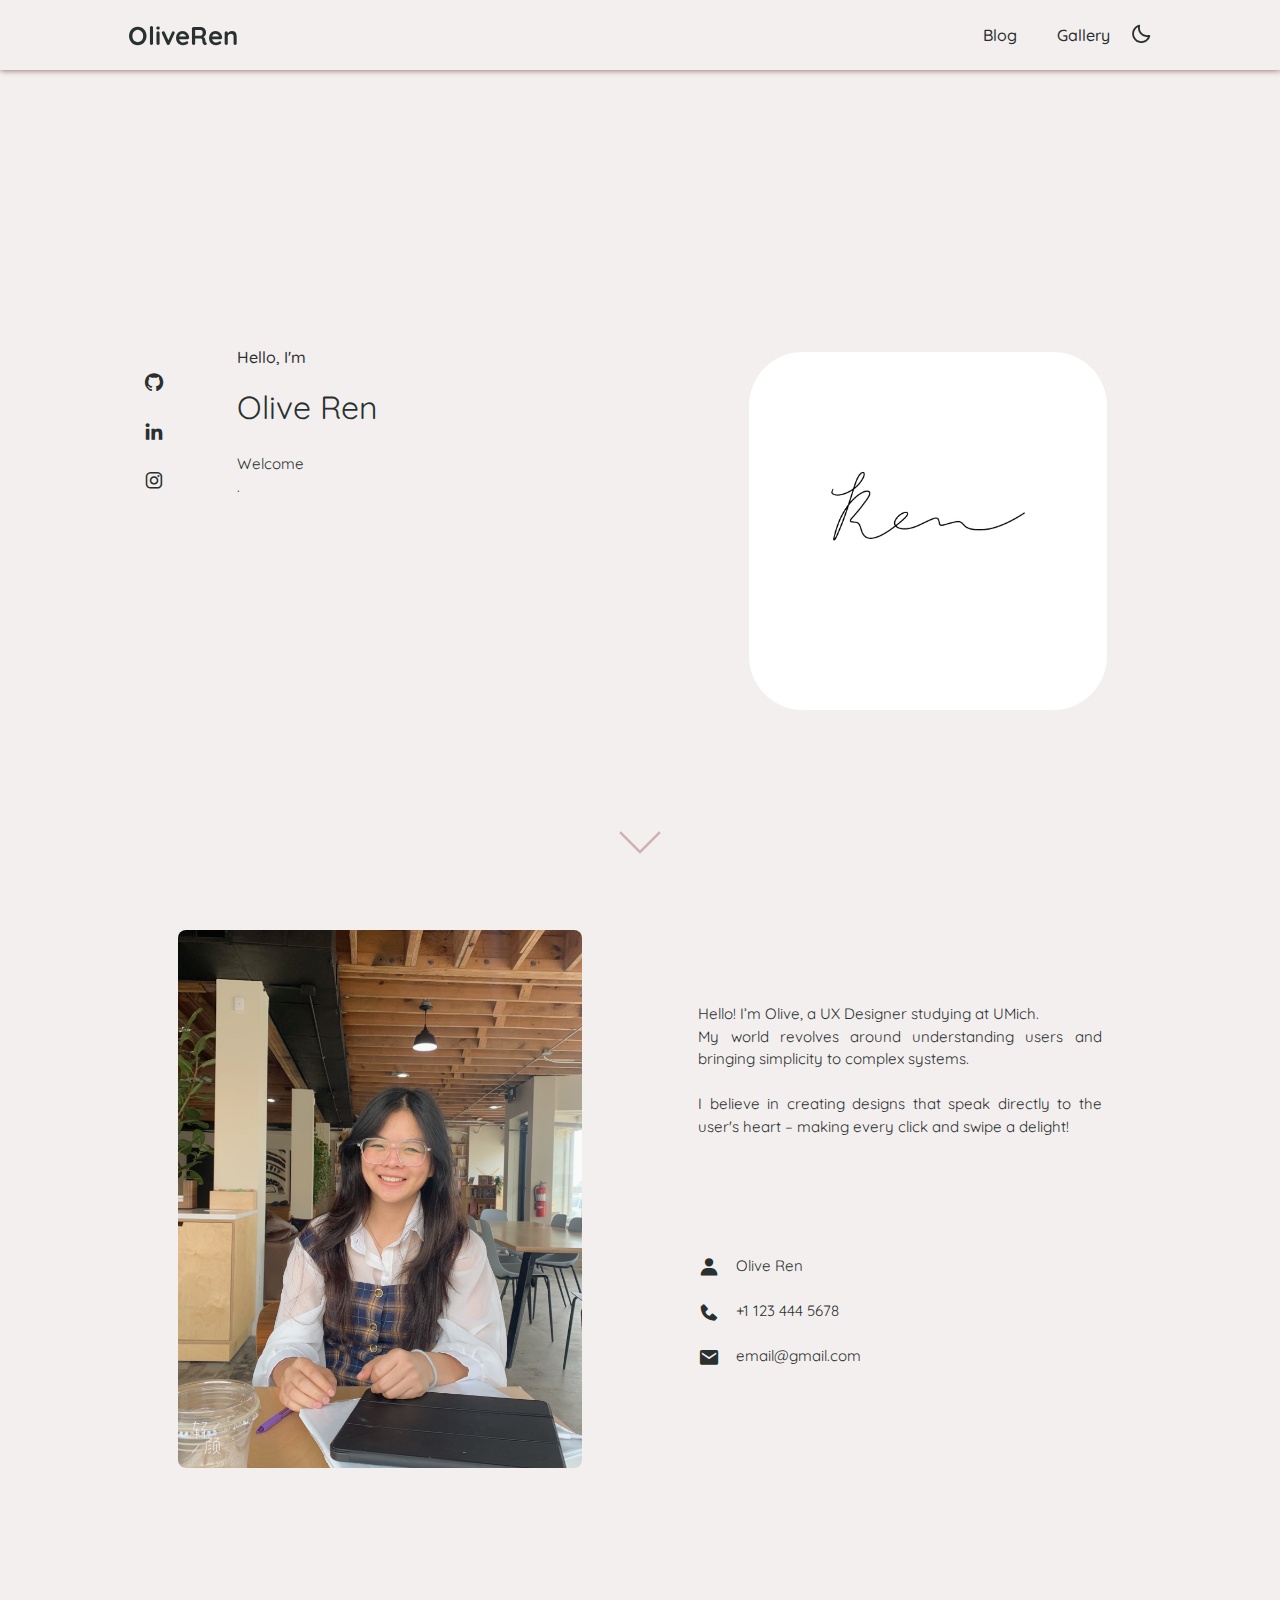
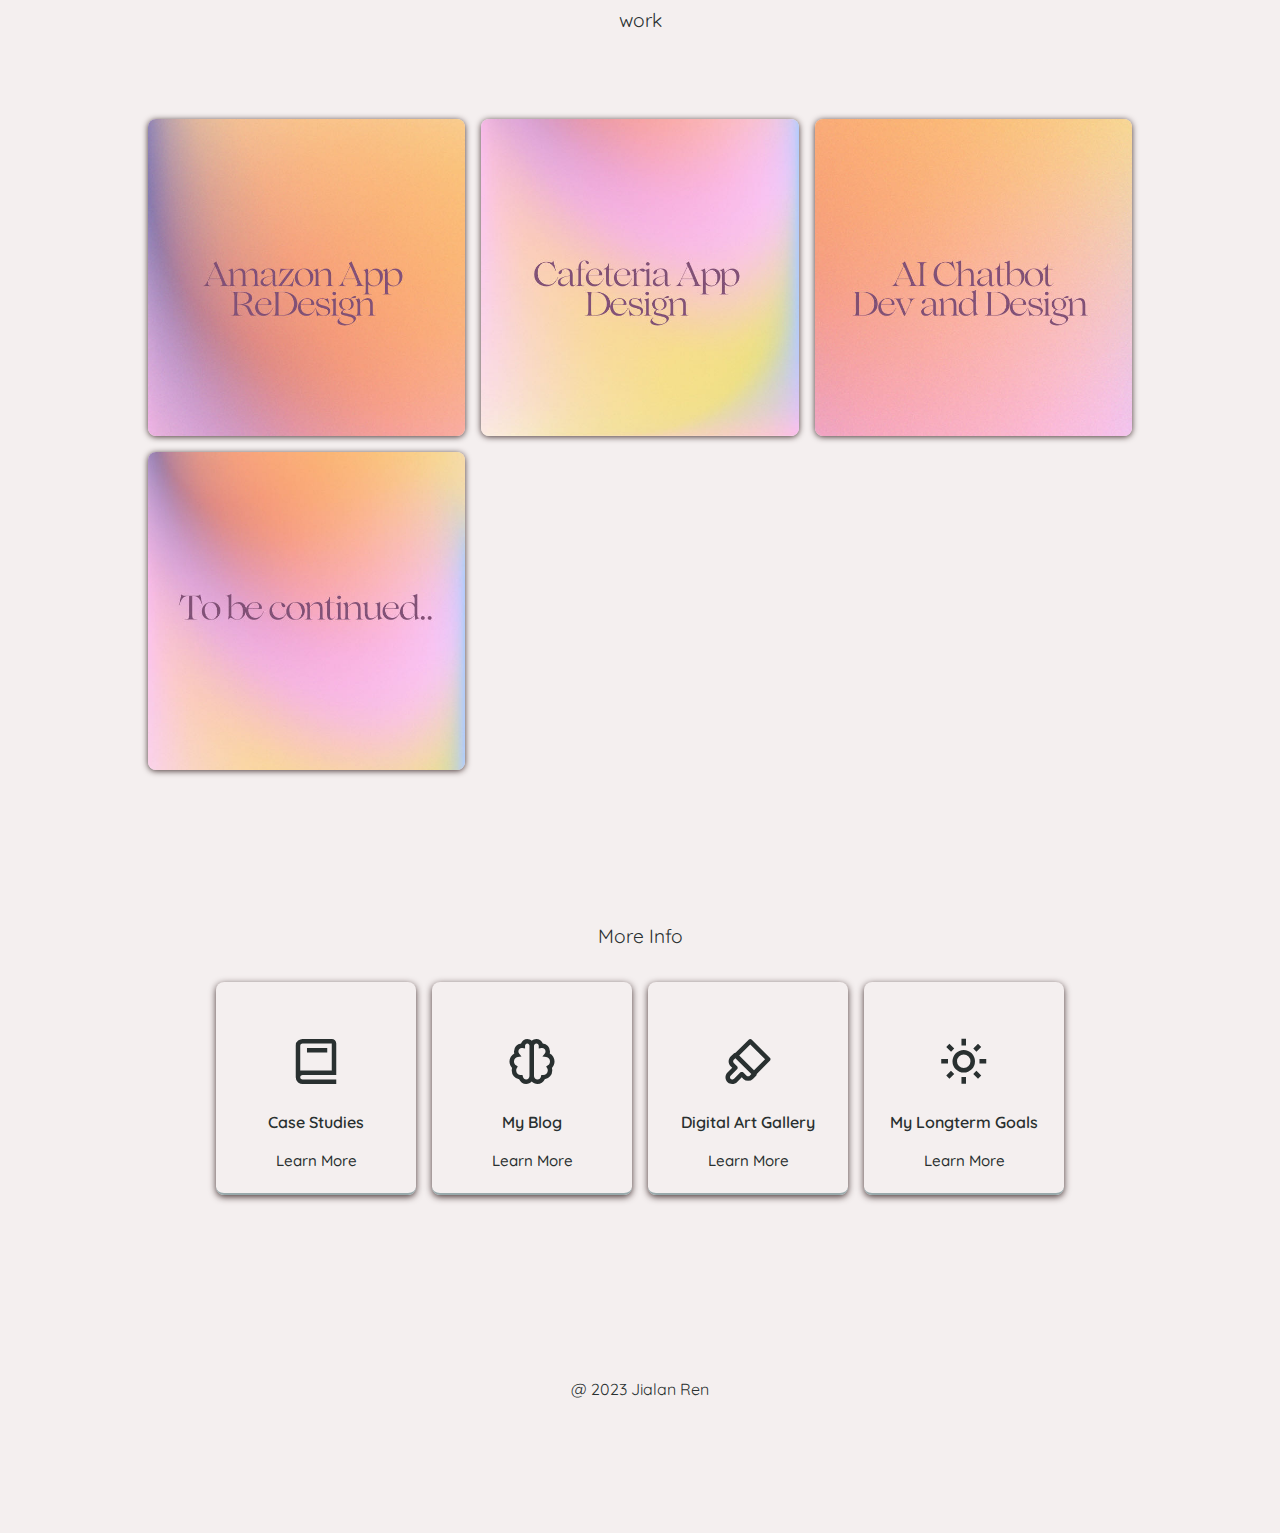
<file: index.html>
<!DOCTYPE html>
<html lang="en">
<head>
    <meta charset="UTF-8">
    <meta http-equiv="X-UA-Compatible" content="IE=edge">
    <meta name="viewport" content="width=device-width, initial-scale=1.0">
    <title>Olive </title>
    <link rel="icon" type="image/x-icon" href="/android-chrome-192x192.png">
    <!-- Link To CSS -->
    <link rel="stylesheet" href="css/reset.css">
    <link rel="stylesheet" href="css/style.css">
    <!-- Box Icons -->
    <link rel="stylesheet"
  href="https://cdn.jsdelivr.net/npm/boxicons@latest/css/boxicons.min.css">
 
</head>
<body>
    <!-- Navbar -->
    <header>
      
        <a href="#" class="logo">OliveRen</a>
 
        <div class="bx bx-menu" id="menu-icon"></div>
 <nav>
        <ul class="navbar">
          <li><a href = "#home" id="jump">Skip to Main Content</a></li>
            
            
            <li><a href="https://medium.com/@oliveren">Blog</a></li>
            <li><a href="gallery/index.html">Gallery</a></li>
            
            
            <div class="bx bx-moon" id="darkmode"></div>
        </ul>
      </nav>
    </header>
    
    <!-- Footer -->
    
        <div className ="bottom-header">
            
        </div>

  
    <!-- Home -->
    <section class="home" id="home">
        
        <div class="social">
            <a href="https://github.com/renjialan"><i class='bx bxl-github'></i></a>
            <a href="https://www.linkedin.com/in/oliveren/"><i class='bx bxl-linkedin' ></i></a>
            <a href="https://www.instagram.com/oliveren_illustrations/"><i class='bx bxl-instagram' ></i></a>
        </div>
       
        <div class="home-text">
            <span>Hello, I'm</span>
            <h1>Olive Ren</h1>
            
            <p>Welcome <br> . 
            <br><br></p>
            
        </div>

        

          
           <div class="branch-container">
            <img class="branch" src="img/sig.jpeg"
            width="500px"
            height="500px" alt="image of signature">
          </div>
          
       

    </section>

       <div class="arrow-container">
            <div class="arrow"></div>
          </div>
 
    <!-- About -->
    <section class="about" id="about">
        <div class="heading">
            <!-- <h2>About Me</h2>
            <span>Introduction</span>
        </div>
        About Content -->
       <div class="about-container">
            <div class="about-img">
                <img src="img/olive.JPG" alt="image of author">
            </div>
            <div class="about-text">
                <p>
                  <br>Hello! I’m Olive, a UX Designer  studying at UMich. 
                  <br>My world revolves around understanding users and bringing simplicity to complex systems. 
                  <br><br>I believe in creating designs that speak directly to the user's heart – making every click and swipe a delight!

                  
                    
                </p>
                <div class="information">
                    
                    <div class="info-box">
                        <i class='bx bxs-user' ></i>
                        <span>Olive Ren</span>
                    </div>
                    
                    <div class="info-box">
                        <i class='bx bxs-phone' ></i>
                        <span>+1 123 444 5678</span>
                    </div>
                    
                    <div class="info-box">
                        <i class='bx bxs-envelope' ></i>
                        <span>email@gmail.com</span>
                    </div>
                </div>
                
            </div> 
        </div> 

    </section>


          <!-- Portfolio -->
          <section class="portfolio" id="portfolio">
            <div class="heading">
              <h2>work</h2>
              <span></span>
              <div class="portfolio-text">
                <p>
                  <br><a href="https://github.com/renjialan/"></a>
                </p>
              </div>
            </div>
            <hr class="hr">
            <div class="portfolio-content">
              <div class="portfolio-img">
                <a href="https://medium.com/@oliveren88/amazons-mobile-app-redesigned-with-ux-principles-b2f4d8c00d8">
                  <img src="img/Amazon.jpeg" alt="image of Amazon tab">
                  <div class="img-text">
                  <div class="overlay"></div>  
                    
                    <p></p>
                  </div>
                </a>
              </div>
              <div class="portfolio-img">
                <img src="img/Cafeteria.jpeg" alt="image of cafeteria app tab">
                <div class="img-text">
                  <h3></h3>
                  <p></p>
                </div>
              </div>
              <div class="portfolio-img">
                
                <img src="img/Flutter.jpeg" alt="image of flutter app tab">
                <div class="img-text">
                  <h3></h3>
                  <p></p>
                </div>
              </div>
              <div class="portfolio-img">
                <img src="img/Tobe.jpeg" alt="image that says to be continued">
                <div class="img-text">
                  <h3></h3>
                  <p></p>
                </div>
              </div>
            </div>
          </section>
          
    
    
 
    </section>
    
    <!-- Services -->
    <section class="services" id="services">
        <div class="heading">
            <h2>More Info</h2>
            
        </div>
        <div class="services-content">
            <!-- Box 1 -->
            <div class="services-box">
                <i class='bx bx-book' ></i>
                <h3>Case Studies</h3>
                <a href="https://medium.com/@oliveren88">Learn More</a>
            </div>
            <!-- Box 2 -->
            <div class="services-box">
                <i class='bx bx-brain' ></i>
                <h3>My Blog</h3>
                <a href="https://medium.com/@oliveren88">Learn More</a>
            </div>
            <!-- Box 3 -->
            <div class="services-box">
                <i class='bx bx-brush' ></i>
                <h3>Digital Art Gallery</h3>
                <a href="gallery/index.html">Learn More</a>
            </div>

            <div class="services-box">
                <i class='bx bx-sun' ></i>
                <h3>My Longterm Goals</h3>
                <a href="#">Learn More</a>
            </div>
        </div>
    </section>
    

 
    <!-- Footer -->
    <section class="Footer" id="Footer">
        <div class ="bottom-header">
            <h4><p>@ 2023 Jialan Ren<p\></h4>
    </section>
 
 
    <!-- Link To JS -->
    <script src="js/index.js"></script>
</body>
</html>
</file>
<file: css/style.css>
/* Google Fonts */

  @import url('https://fonts.googleapis.com/css2?family=Quicksand:wght@300;400&display=swap');
  @import url();

* {
  margin: 0;
  padding: 0;
  box-sizing: border-box;
  list-style: none;
  text-decoration: none;
  scroll-behavior: smooth;
  scroll-padding-top: 2rem;
  font-family: "Quicksand", sans-serif;
  -moz-osx-font-smoothing: grayscale;
  -webkit-font-smoothing: antialised;
  line-height: 1.5;
  
  
}
:root {
  --main-color: #98a9ab;
  --bg-color: #f4efef;
  --text-color: #293030;
  --second-text:#ffe521;
  accent-color: hsl(4, 43%, 80%);
  --shadow-color: hsl(0, 15%, 25%);
  --hover: #cdb4b3;
 
  --big-font: 2rem;
  --medium-font: 1rem;
  --p-font: 0.941rem;
}


/* mobile/default view */

:root {
  --big-font: 1.5rem;
  --medium-font: 0.9rem;
}


body.active {
  --text-color: #e4d8a4;
  --bg-color: #2e343a;
  --shadow-color: rgba(255, 255, 255, 0.2); /* Example: Lighter shadow for dark mode */
    --hover: rgba(255, 255, 255, 0.4); /* Adjust as needed */
  }
  body {
  background: var(--bg-color);
  color: var(--text-color);
  }
  *::selection {
  color: var(--bg-color);
  background: var(--main-color);
  }
  .heading {
  text-align: center;
  margin-top: 2rem;
  }

  .heading h2 {
    font-size: 18px;
    }
    
    .heading h4{
    text-align: center;
    font-size: 15px;
    }
    
    
    
    .heading span {
    font-size: var(--p-font);
    
    }
    header {
    position: fixed;
    width: 100%;
    top: 0;
    right: 0;
    z-index: 1000;
    display: flex;
    align-items: center;
    justify-content: space-between;
    background: var(--bg-color);
    padding: 13px 10%;
    transition: 0.2s;
    box-shadow: -3px -3px 7px var(--shadow-color),
                  2px 2px 5px var(--hover);
    }


  
    .logo {
    font-size: 1rem;
    font-weight: 600;
    font-family: "Quicksand", sans-serif;
    color: var(--text-color);
    }
    
    
/* // */
.navbar {
  display: flex;
  flex-direction: column;
  position: absolute;
  top: -500px; /* Initially hidden */
  left: 0;
  right: 0;
  background: var(--bg-color);
  transition: top 0.3s;
  text-align: center;
}

.navbar.active {
  top: 100%; /* Show menu */
}

.navbar a {
  padding: 1.5rem;
  display: block;
  color: var(--text-color);
}


/* // */

/* signature pricture */
.branch-container {
  position: relative;
  width: 100%;
  height: auto;
  display: none;
  justify-content: center;
  align-items: center;
  margin-top: 20vh;
}

.branch {
  max-width: 100%;
  height: auto;
  object-fit: contain; /* Ensures the image fits within the container without stretching */
  border-radius: 15%;
  /* animation: float 5s infinite; */
}

    
#darkmode {
display: none;
}

.social {
display: flex;
flex-direction: column;
padding-left: 15px;
}


.social a {
margin-bottom: 1rem;
font-size: 22px;
color: var(--text-color);
}
.social a:hover {
color: var(--hover);
}


/* blinking arrow */
    .arrow-container {
      position: relative;
      margin-top: -5%;
      display: flex;
      justify-content: center;
      
      }
      
      .arrow {
      width: 30px;
      height: 30px;
      border: solid var(--hover);
      border-width: 0 3px 3px 0;
      border-radius: 5%;
      transform: rotate(45deg);
      animation: blink 3s infinite;
      }
      
      @keyframes blink {
      0% {
        opacity: 1;
      }
      50% {
        opacity: 0;
      }
      100% {
        opacity: 1;
      }
      }
      
      @keyframes glowing {
      0%, 100% {
        box-shadow: 0 0 5px 5px --hover; /* Glowing effect */
      }
      50% {
        box-shadow: none;
      }
      }


      
      
    .home {
      position: relative;
      width: 100%;
      min-height: 98vh;
      display: grid;
      grid-template-columns: 0.5fr 1fr 1fr ;
      align-items: center;
      gap: 1.2rem;
      }
      .home-img {
      order: 3;
      }
      .home-img img {
      width: 100%;
      }
      .home-text span {
      font-size: var(--medium-font);
      font-weight: 500;
      margin-top: 50%;
      }
      .home-text h1 {
      font-size: var(--big-font);
      margin-top: 3%;
      margin-bottom: 5%;
      }
      .home-text h2 {
      font-size: 1.1rem;
      font-weight: 400;
      margin-bottom: 1rem;
      }
      .home-text p {
      font-size: var(--p-font);
      font-weight: 400;
      margin: 0.7rem 0 1rem;
      }

      .about-container {
        display: flex;
        flex-direction: column;
        
        margin-top: 2rem;
        }
        
        .about-img img {
        width: 80%;
        border-radius: 0.5rem;
        }
        .about-text p {
        font-size: var(--p-font);
        font-weight: 400;
        text-align: justify;
        padding: 10%;
        }
        .information {
        margin: 1rem 0 1.4rem;
        padding: 10%;
        }
        .information .info-box {
        display: flex;
        align-items: center;
        margin-bottom: 1.4rem;
        color: #293030;
        }
        .information .info-box .bx {
        font-size: 22px;
        }
        .information .info-box span {
        font-weight: 400;
        margin-left: 1rem;
        }
        .skills-container {
        display: grid;
        grid-template-columns: repeat(2, 1fr);
        align-items: center;
        gap: 1rem;
        margin-top: 4rem;
        }
        .skills-img img {
        width: 120%;
        height: auto;
        padding-left: 3rem;
        object-position: center;
        }
        
        
        
        .services-content {
        display: grid;
        grid-template-columns: repeat(auto-fit, minmax(200px, auto));
        justify-content: center;
        gap: 1rem;
        margin-top: 2rem;
        }
        .services-box {
        padding: 20px;
        gap: 10px;
        width: 100%;
        display: flex;
        flex-direction: column;
        align-items: center;
        text-align: center;
        border-radius: 0.5rem;
        border-bottom: 2px solid var(--main-color);
        box-shadow: 0 2px 7px var(--shadow-color);
        }
        .services-box:hover{
        background-color: var(--hover);
        }
        
        .services-box h3 {
        font-size: 1rem;
        font-weight: 600;
        margin: 0.7rem 0 0.4rem;
        }
        .services-box:hover h3{
        color: var(text-color);
        }
        .services-box .bx {
        padding-top: 2rem;
        font-size: 54px;
        color: var(--text-color);
        }
        .services-box:hover .bx{
        color: var(--text-color);
        }
        .services-box a {
        color: var(--text-color);
        font-size: var(--p-font);
        font-weight: 500;
        }
        .services-box:hover a{
        color: var(--hover);
        }
        .portfolio-content {
        display: grid;
        padding: 20px;
        grid-template-columns: repeat(auto-fit, minmax(250px, auto));
        gap: 1rem;
        margin-top: 2rem;
        }
        
        .portfolio-text p {
        font-size: 15px;
        font-weight: 400;
        text-align: center;
        margin-top: 10px;
        margin-bottom: 10px;
        }
        .portfolio-img {
        overflow: hidden;
        border-radius: 0.5rem;
        box-shadow: 0 1px 6px var(--shadow-color);
        
        }
        .portfolio-img img {
        width: 100%;
        display: block;
        }
        .portfolio-img img:hover {
        transform: scale(1.1);
        transition: 1s;
        
        }
        
        .portfolio-img {
        position: relative;
        }
        
        .img-text {
        position: absolute;
        top: 50%;
        left: 50%;
        transform: translate(-50%, -50%);
        text-align: center;
         /* Set the desired text color */
        /* background-color: rgba(0, 0, 0, 0.7); Set the desired background color and opacity */
        padding: 10px;
        width: 80%; /* Adjust the width as needed */
        }
        
        .img-text h3 {
        margin-bottom: 5px;
        font-size: 20px; /* Set the desired font size */
        }
        
        .img-text p {
        margin: 0;
        }
        
        .overlay {
        position: absolute;
        top: 0;
        bottom: 0;
        left: 0;
        right: 0;
        height: 100%;
        width: 100%;
        opacity: 0;
        transition: .5s ease;
        background-color: #FFFFFF;
        }
        
        .container:hover .overlay {
        opacity: 1;
        }
        
        .Footer {
        display: grid;
        place-items: center;
        padding: 20px;
        background: var(--bg-color);
        color: var(--text-color);
        }
        .Footer h4 {
        margin-top: 7rem;
        font-size: 1rem;
        margin-bottom: 7rem;
        }
        .Footer-social a i{
        color: var(accent-color);
        font-size: 25px;
        margin-left: 10px;
        text-align: center;
        line-height: 40px;
        background-color: var(--bg-color);
        border-radius: 50%;
        width: 40px;
        height: 40px;
        }
        .copyright {
        padding: 20px;
        background: var(--main-color);
        text-align: center;
        color: var(--bg-color);
        }
        .copyright a{
        color: var(--shadow-color);
        }
/* accessibility code */

#jump{
  position: absolute;
  left: -5000px;  
  z-index: 2;
  padding: 5px 10px; 
  color: black;
  border: #fff 2px solid;
  border-radius: 10px;
}

#jump:focus { 
  left: -500px;  
  position: absolute;
   
  top: 100px;
  z-index: 2000;
  padding: 5px 10px; 
  color: black;
  border: #fff 2px solid;
  border-radius: 10px;
}

@media screen and (prefers-reduced-motion: reduce) {
  img {
     transition: none;
 }

 .arrow{
     animation: none;
 }
}
 


/* menu icon toggle */
#menu-icon {
  font-size: 24px;
  cursor: pointer;
  z-index: 10001;
  padding-left: 80%;
  display: block; /* Visible on mobile */
}

#menu-icon:hover {
  color: var(--hover);
}

/* tablet view */
@media (min-width: 768px) {
  
  section {
    padding: 50px 10%;
  }

 
  .heading h2, .heading h4 {
    font-size: larger;
  }

  
  .about-container, .skills-container {
    grid-template-columns: repeat(2, 1fr);
  }

  .logo {
    font-size: 1.61rem;
    font-weight: 700;
    
    }
    
  .branch-container {
    position: relative;
    width: 100%;
    height: auto;
    display: flex;
    justify-content: center;
    align-items: center;
    margin-top: 20vh;
  }
  
  .branch {
    max-width: 80%;
    height: auto;
    object-fit: contain; 
    border-radius: 15%;
    /* animation: float 5s infinite; */
  }
  .about-container {
    display: grid;
    grid-template-columns: repeat(2, 1fr);
    gap: 1rem;
    margin-top: 2rem;
    }
    
    .about-img img {
    width: 80%;
    border-radius: 0.5rem;
    }

  header {
    position: fixed;
    width: 100%;
    top: 0;
    right: 0;
    z-index: 1000;
    display: flex;
    align-items: center;
    justify-content: space-between;
    background: var(--bg-color);
    padding: 13px 10%;
    transition: 0.2s;
    box-shadow: -3px -3px 7px var(--shadow-color),
                  2px 2px 5px var(--hover);
    }
   
  .navbar {
    display: flex;
    }
  .navbar a {
    font-size: 1rem;
    padding: 10px 20px;
    color: var(--text-color);
    
    font-weight: 500;
    }
    .navbar a:hover {
    color: var(--hover);
    }
    #menu-icon {
    
    display: none;
    }
    #darkmode {
    font-size: 22px;
    cursor: pointer;
    display: flex;

    }


 
      .navbar a {
      font-size: 1rem;
      padding: 10px 20px;
      color: var(--text-color);
      font-weight: 500;
      }
    
    
    .navbar a {
      padding: 1.5rem;
      display: block;
      color: var(--text-color);
    }
    

    header {
      padding: 13px 10%; /* Adjust the padding for larger screens */
  }

 

  .navbar {
      display: flex; 
      flex-direction: row; 
      position: relative; 
      top: auto; 
      justify-content: center; 
  }

  .navbar a {
      padding: 10px 20px; /* Adjust the padding for navbar links */
      display: inline-block; /* Display links in line */
  }

  #menu-icon {
      display: none; /* Hide the hamburger menu icon on desktop */
  }

  #darkmode {
      /* Adjust the dark mode icon style if needed */
      font-size: 22px; 
      position: relative;
      top: 10px;
   
      vertical-align: middle;
  }


}
/* desktop view */

@media (min-width: 1024px) {
  header {
    padding: 13px 10%;
  }


  :root {
    --big-font: 2rem;
    --medium-font: 1rem;
  }


  .home {
    grid-template-columns: 0.2fr 1fr 1fr;
  }

}
</file>
